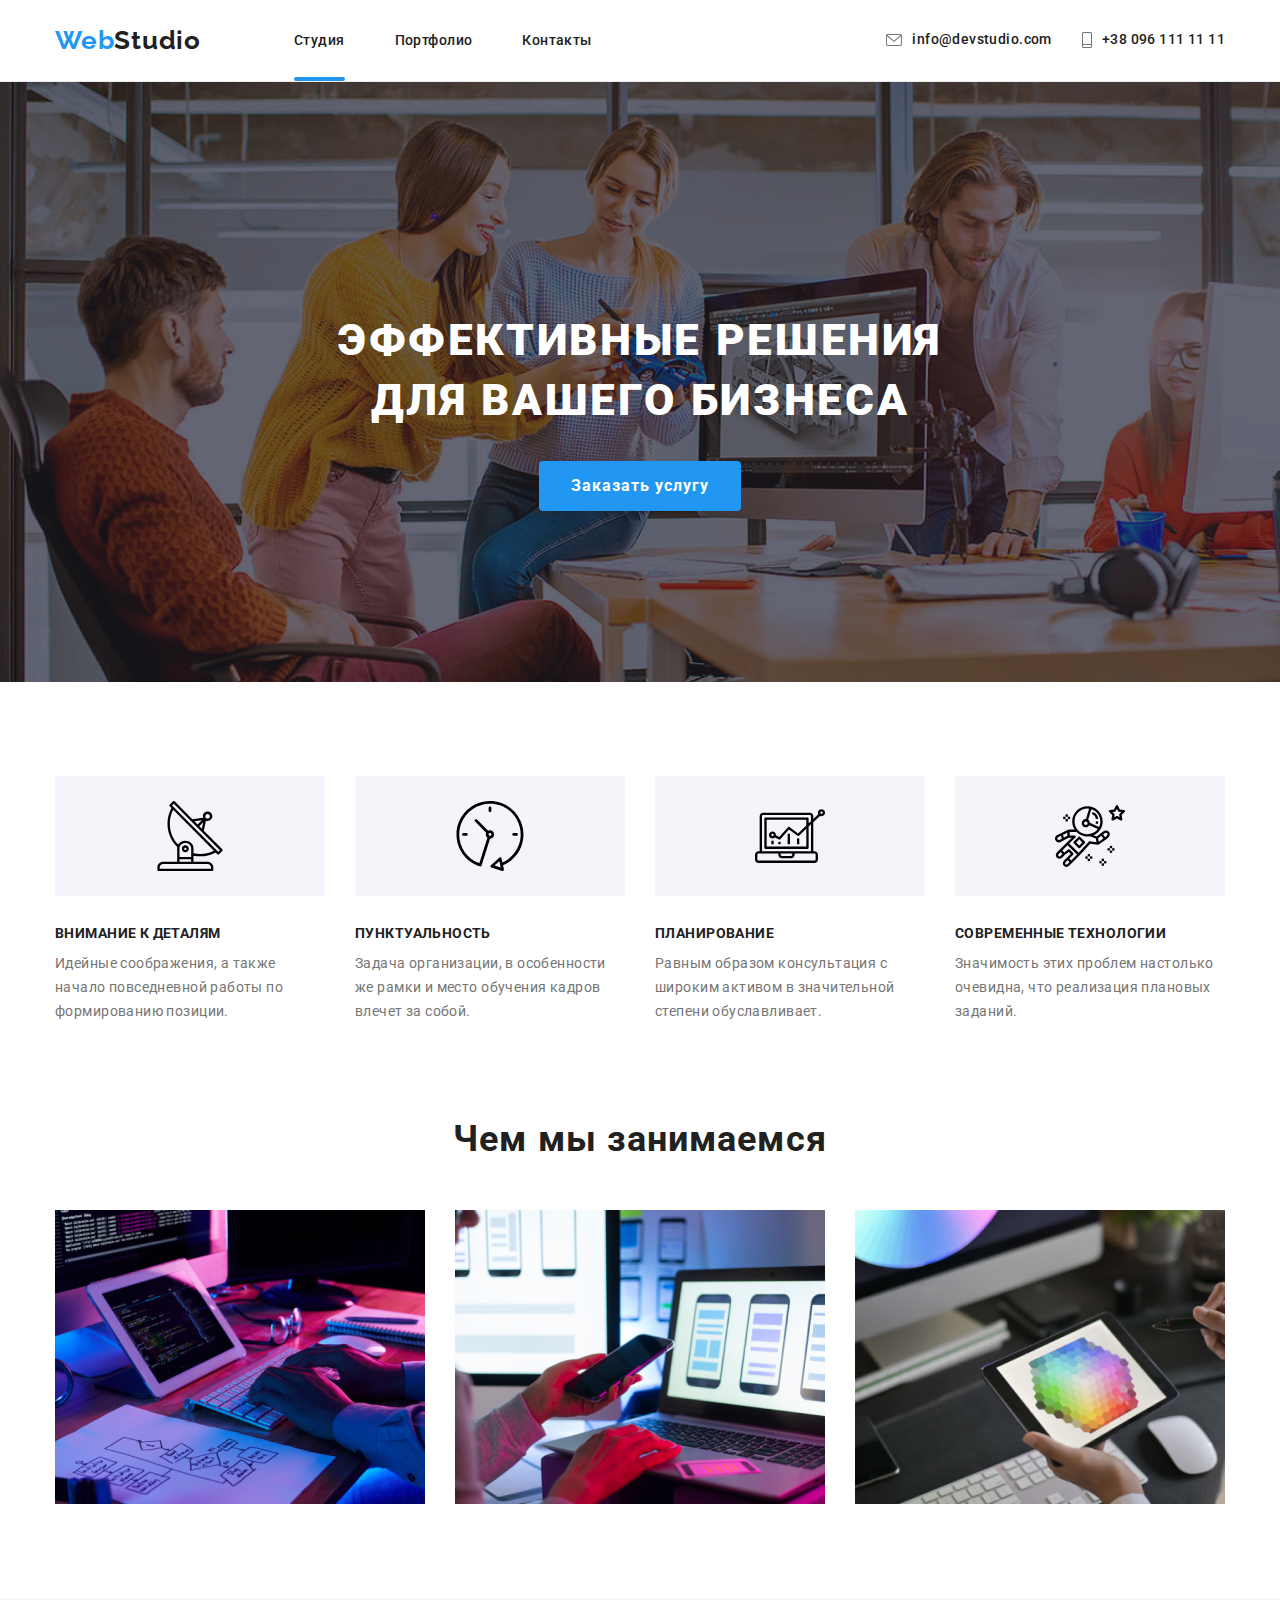
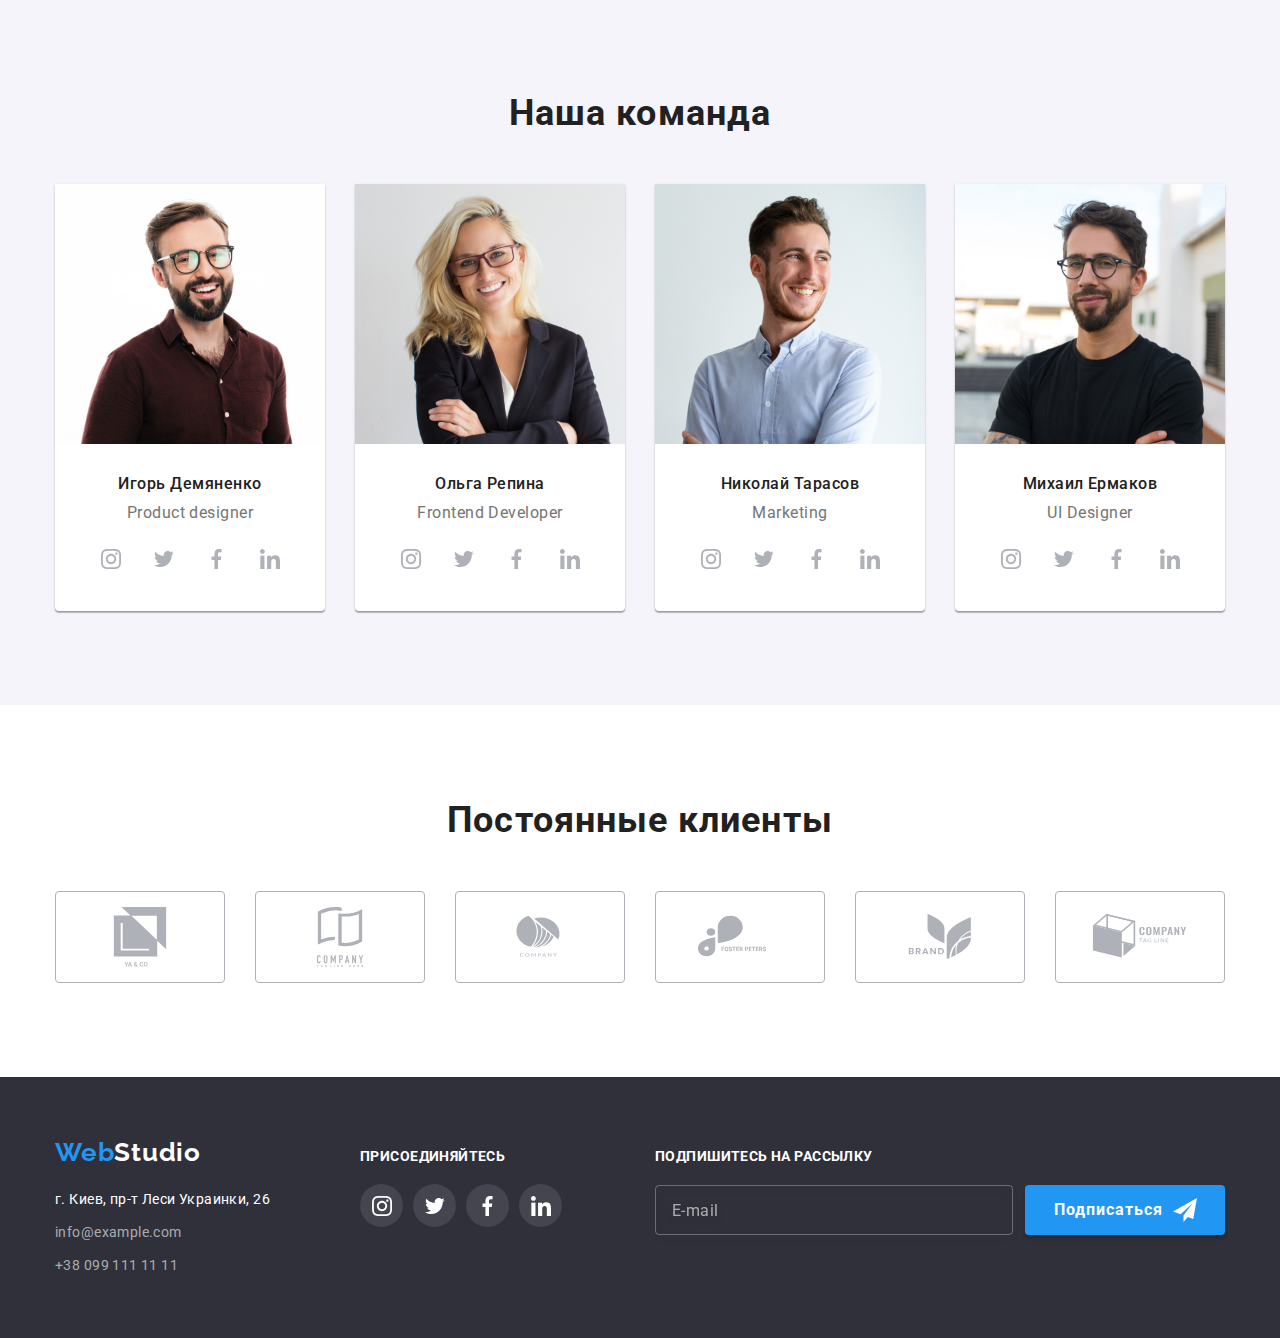
<file: index.html>
<!DOCTYPE html>
<html lang="ru">
  <head>
    <meta charset="UTF-8" />
    <meta http-equiv="X-UA-Compatible" content="IE=edge" />
    <meta name="viewport" content="width=device-width, initial-scale=1.0" />
    <title>Домашнее задание 05</title>
    <link rel="preconnect" href="https://fonts.googleapis.com" />
    <link rel="preconnect" href="https://fonts.gstatic.com" crossorigin />
    <link
      href="https://fonts.googleapis.com/css2?family=Raleway:wght@700&family=Roboto:wght@400;500;700;900&display=swap"
      rel="stylesheet"
    />
    <link rel="stylesheet" href="./css/normalize.css" />
    <link rel="stylesheet" href="./css/styles.css" />
  </head>
  <body>
    <header class="header">
      <div class="container">
        <nav class="navigation">
          <a class="logo" href=""
            >Web<span class="logo-accent">Studio</span></a
          >
          <ul class="menu-list">
            <li>
              <a class="menu-link link current" href="index.html">Студия</a>
            </li>
            <li>
              <a class="menu-link link" href="./portfolio.html">Портфолио</a>
            </li>
            <li>
              <a class="menu-link link" href="/">Контакты</a>
            </li>
          </ul>
        </nav>
        <ul class="navigation-info">
          <li>
            <a class="email link" href="mailto:info@devstudio.com">
              <svg class="navigation-info-icon" width="16px" height="12px">
                <use href="./images/sprite.svg#envelope"></use>
              </svg>
              info@devstudio.com
            </a>
          </li>
          <li>
            <a class="phone link" href="tel:+380961111111">
              <svg class="navigation-info-icon" width="10px" height="16px">
                <use href="./images/sprite.svg#phone"></use>
              </svg>
              +38 096 111 11 11
            </a>
          </li>
        </ul>
      </div>
    </header>
    <main>
      <section class="section section-black">
        <div class="container hero-container">
          <h1 class="main-title">ЭФФЕКТИВНЫЕ РЕШЕНИЯ ДЛЯ ВАШЕГО БИЗНЕСА</h1>
          <button class="main-btn" type="button" data-modal-open>
            Заказать услугу
          </button>
        </div>
      </section>
      <section class="section">
        <div class="container">
          <h2 class="section-title visually-hidden">Наши преимущества</h2>
          <ul class="feautures">
            <li class="feautures-item">
              <div class="feautures-block">
                <svg class="features-item-icon">
                  <use href="./images/sprite.svg#attention_to_details"></use>
                </svg>
              </div>
              <h3 class="subtitle">Внимание к деталям</h3>
              <p class="subsection-description">
                Идейные соображения, a также начало повседневной работы по
                формированию позиции.
              </p>
            </li>
            <li class="feautures-item">
              <div class="feautures-block">
                <svg class="features-item-icon">
                  <use href="./images/sprite.svg#punctuality"></use>
                </svg>
              </div>
              <h3 class="subtitle">Пунктуальность</h3>
              <p class="subsection-description">
                Задача организации, в особенности же рамки и место обучения
                кадров влечет за собой.
              </p>
            </li>
            <li class="feautures-item">
              <div class="feautures-block">
                <svg class="features-item-icon">
                  <use href="./images/sprite.svg#planning"></use>
                </svg>
              </div>
              <h3 class="subtitle">Планирование</h3>
              <p class="subsection-description">
                Равным образом консультация с широким активом в значительной
                степени обуславливает.
              </p>
            </li>
            <li class="feautures-item">
              <div class="feautures-block">
                <svg class="features-item-icon">
                  <use href="./images/sprite.svg#modern-technologies"></use>
                </svg>
              </div>
              <h3 class="subtitle">Современные технологии</h3>
              <p class="subsection-description">
                Значимость этих проблем настолько очевидна, что реализация
                плановых заданий.
              </p>
            </li>
          </ul>
        </div>
      </section>
      <section class="section work">
        <div class="container">
          <h2 class="section-title">Чем мы занимаемся</h2>
          <ul class="work-list">
            <li class="work-item">
              <img
                src="./images/web-design.jpg"
                alt="Женщина разрабатывает фотографии на компьютере"
              />
            </li>
            <li class="work-item">
              <img
                src="./images/web-development.jpg"
                alt="Мужчина, пишущий
                программу"
              />
            </li>
            <li class="work-item">
              <img
                src="./images/web-development-mobile.jpg"
                alt="Женщины смотрят на
                мобильный телефон"
              />
            </li>
          </ul>
        </div>
      </section>
      <section class="section section-about-us">
        <div class="container">
          <h2 class="section-title">Наша команда</h2>
          <ul class="about-block">
            <li class="about-block-link">
              <img
                src="./images/our-staff/igor-demyanenko.jpg"
                alt="Мужчина на фотографии"
              />
              <div class="about-block-inner">
                <h3 class="staff-name">Игорь Демяненко</h3>
                <p class="staff-description">Product designer</p>
                <ul class="social-list">
                  <li class="social-list-item">
                    <a href="" class="social-list-link">
                      <svg class="social-list-icon">
                        <use href="./images/sprite.svg#instagram"></use>
                      </svg>
                    </a>
                  </li>
                  <li class="social-list-item">
                    <a href="" class="social-list-link">
                      <svg class="social-list-icon">
                        <use href="./images/sprite.svg#twitter"></use>
                      </svg>
                    </a>
                  </li>
                  <li class="social-list-item">
                    <a href="" class="social-list-link">
                      <svg class="social-list-icon">
                        <use href="./images/sprite.svg#facebook"></use>
                      </svg>
                    </a>
                  </li>
                  <li class="social-list-item">
                    <a href="" class="social-list-link">
                      <svg class="social-list-icon">
                        <use href="./images/sprite.svg#linkedin"></use>
                      </svg>
                    </a>
                  </li>
                </ul>
              </div>
            </li>
            <li class="about-block-link">
              <img
                src="./images/our-staff/olga-repina.jpg"
                alt="Женщина на фотографии"
              />
              <div class="about-block-inner">
                <h3 class="staff-name">Ольга Репина</h3>
                <p class="staff-description">Frontend Developer</p>
                <ul class="social-list">
                  <li class="social-list-item">
                    <a href="" class="social-list-link">
                      <svg class="social-list-icon">
                        <use href="./images/sprite.svg#instagram"></use>
                      </svg>
                    </a>
                  </li>
                  <li class="social-list-item">
                    <a href="" class="social-list-link">
                      <svg class="social-list-icon">
                        <use href="./images/sprite.svg#twitter"></use>
                      </svg>
                    </a>
                  </li>
                  <li class="social-list-item">
                    <a href="" class="social-list-link">
                      <svg class="social-list-icon">
                        <use href="./images/sprite.svg#facebook"></use>
                      </svg>
                    </a>
                  </li>
                  <li class="social-list-item">
                    <a href="" class="social-list-link">
                      <svg class="social-list-icon">
                        <use href="./images/sprite.svg#linkedin"></use>
                      </svg>
                    </a>
                  </li>
                </ul>
              </div>
            </li>
            <li class="about-block-link">
              <img
                src="./images/our-staff/nikolay-tarasov.jpg"
                alt="Мужчина на фотографии"
              />
              <div class="about-block-inner">
                <h3 class="staff-name">Николай Тарасов</h3>
                <p class="staff-description">Marketing</p>
                <ul class="social-list">
                  <li class="social-list-item">
                    <a href="" class="social-list-link">
                      <svg class="social-list-icon">
                        <use href="./images/sprite.svg#instagram"></use>
                      </svg>
                    </a>
                  </li>
                  <li class="social-list-item">
                    <a href="" class="social-list-link">
                      <svg class="social-list-icon">
                        <use href="./images/sprite.svg#twitter"></use>
                      </svg>
                    </a>
                  </li>
                  <li class="social-list-item">
                    <a href="" class="social-list-link">
                      <svg class="social-list-icon">
                        <use href="./images/sprite.svg#facebook"></use>
                      </svg>
                    </a>
                  </li>
                  <li class="social-list-item">
                    <a href="" class="social-list-link">
                      <svg class="social-list-icon">
                        <use href="./images/sprite.svg#linkedin"></use>
                      </svg>
                    </a>
                  </li>
                </ul>
              </div>
            </li>
            <li class="about-block-link">
              <img
                src="./images/our-staff/mikhail-yermakov.jpg"
                alt="Мужчина на фотографии"
              />
              <div class="about-block-inner">
                <h3 class="staff-name">Михаил Ермаков</h3>
                <p class="staff-description">UI Designer</p>
                <ul class="social-list">
                  <li class="social-list-item">
                    <a href="" class="social-list-link">
                      <svg class="social-list-icon">
                        <use href="./images/sprite.svg#instagram"></use>
                      </svg>
                    </a>
                  </li>
                  <li class="social-list-item">
                    <a href="" class="social-list-link">
                      <svg class="social-list-icon">
                        <use href="./images/sprite.svg#twitter"></use>
                      </svg>
                    </a>
                  </li>
                  <li class="social-list-item">
                    <a href="" class="social-list-link">
                      <svg class="social-list-icon">
                        <use href="./images/sprite.svg#facebook"></use>
                      </svg>
                    </a>
                  </li>
                  <li class="social-list-item">
                    <a href="" class="social-list-link">
                      <svg class="social-list-icon">
                        <use href="./images/sprite.svg#linkedin"></use>
                      </svg>
                    </a>
                  </li>
                </ul>
              </div>
            </li>
          </ul>
        </div>
      </section>
      <section class="section">
        <div class="container clients-container">
        <h2 class="section-title">Постоянные клиенты</h2>
          <ul class="client-list">
            <li class="client-list-item">
              <a href="" class="client-list-link">
                <svg class="client-list-icon">
                  <use href="./images/sprite.svg#client-ya-and-co"></use>
                </svg>
              </a>
            </li>
            <li class="client-list-item">
              <a href="" class="client-list-link">
                <svg class="client-list-icon">
                  <use
                    href="./images/sprite.svg#client-company-tagline-here"
                  ></use>
                </svg>
              </a>
            </li>
            <li class="client-list-item">
              <a href="" class="client-list-link">
                <svg class="client-list-icon">
                  <use href="./images/sprite.svg#client-company"></use>
                </svg>
              </a>
            </li>
            <li class="client-list-item">
              <a href="" class="client-list-link">
                <svg class="client-list-icon">
                  <use href="./images/sprite.svg#client-foster-peters"></use>
                </svg>
              </a>
            </li>
            <li class="client-list-item">
              <a href="" class="client-list-link">
                <svg class="client-list-icon">
                  <use href="./images/sprite.svg#client-brand"></use>
                </svg>
              </a>
            </li>
            <li class="client-list-item">
              <a href="" class="client-list-link">
                <svg class="client-list-icon">
                  <use href="./images/sprite.svg#client-company-tag-line"></use>
                </svg>
              </a>
            </li>
          </ul>
        </div>
      </section>
    </main>
    <!--Contact information-->
      <footer class="footer">
      <div class="container">
        <div class="footer-address">
        <a class="logo footer-logo" href=""
                    >Web<span class="logo-accent-footer">Studio</span></a
                  >
                  <address>
                    <ul class="footer-address">
                      <li class="footer-link">
                        <a
                          class="link"
                          href="https://goo.gl/maps/PxFiQBeU8eKm31QJ8"
                        >
                          г. Киев, пр-т Леси Украинки, 26
                        </a>
                      </li>
                      <li class="footer-link">
                        <a class="footer-email" href="mailto:info@example.com"
                          >info@example.com</a
                        >
                      </li>
                      <li class="footer-link">
                        <a class="footer-phone" href="tel:+380991111111"
                          >+38 099 111 11 11</a
                        >
                      </li>
                    </ul>
                  </address>
                  </div>
                  <div class="join">
                    <p class="footer-join">ПРИСОЕДИНЯЙТЕСЬ</p>
                    <ul class="join-list">
                      <li class="join-list-item">
                        <a href="" class="join-list-link">
                          <svg class="join-list-icon">
                            <use href="./images/sprite.svg#instagram"></use>
                          </svg>
                        </a>
                      </li>
                      <li class="join-list-item">
                        <a href="" class="join-list-link">
                          <svg class="join-list-icon">
                            <use href="./images/sprite.svg#twitter"></use>
                          </svg>
                        </a>
                      </li>
                      <li class="join-list-item">
                        <a href="" class="join-list-link">
                          <svg class="join-list-icon">
                            <use href="./images/sprite.svg#facebook"></use>
                          </svg>
                        </a>
                      </li>
                      <li class="join-list-item">
                        <a href="" class="join-list-link">
                          <svg class="join-list-icon">
                            <use href="./images/sprite.svg#linkedin"></use>
                          </svg>
                        </a>
                      </li>
                    </ul>
                  </div>
          <div class="footer-mail-container">
          <p class="footer-mail-form-suptitle">ПОДПИШИТЕСЬ НА РАССЫЛКУ</p>
              <form class="footer-mail-form">
                    <input
                      class="footer-mail-form-input"
                      placeholder="E-mail"
                      type="email"
                      required
                      name="user_email"
                      pattern="[a-z0-9._%+-]+@[a-z0-9.-]+\.[a-z]{2,}$"
                      title="xxx@xxx.xxx"
                    />
                <button type="submit" class="footer-mail-form-btn">Подписаться
                  <svg class="footer-mail-form-icon">
                    <use href="./images/sprite.svg#icon-send"></use>
                  </svg>
                </button>
              </form>
          </div>

</div>
    </footer>
    <div class="backdrop is-hidden" data-modal>
      <div class="modal">
        <button type="button" class="modal-close-btn" data-modal-close>
          <svg class="modal-close-btn-icon" width="18" height="18">
            <use href="./images/sprite.svg#close-icon"></use>
          </svg>
        </button>
        <form class="contact-form">
          <p class="contact-form-headline">Оставьте свои данные, мы вам перезвоним</p>
          <label class="contact-form-field">
            <span class="contact-form-field-key">Имя*</span>
            <span class="contact-form-input-wrapper">
              <input
                class="contact-form-input"
                type="text"
                required
                name="user_name"
                pattern="[a-zA-Z]*"
                title="Lukas"
              />
              <svg class="contact-form-icon" width="18px" height="18px">
                <use href="./images/sprite.svg#person-black-form"></use>
              </svg>
            </span>
          </label>
          <label class="contact-form-field">
            <span class="contact-form-field-key">Телефон*</span>
            <span class="contact-form-input-wrapper">
              <input
                class="contact-form-input"
                type="tel"
                required
                name="user_phone_number"
                pattern="[0-9]{3}-[0-9]{3}-[0-9]{2}-[0-9]{2}"
                title="xxx-xxx-xx-xx"
              />
              <svg class="contact-form-icon"  width="18px" height="18px">
                <use href="./images/sprite.svg#phone-black-form"></use>
              </svg>
            </span>
          </label>
          <label class="contact-form-field">
            <span class="contact-form-field-key">Почта*</span>
            <span class="contact-form-input-wrapper">
              <input
                class="contact-form-input"
                type="email"
                required
                name="user_email"
                pattern="[a-z0-9._%+-]+@[a-z0-9.-]+\.[a-z]{2,}$"
                title="xxx@xxx.xxx"
              />
              <svg class="contact-form-icon"  width="18px" height="18px">
                <use href="./images/sprite.svg#envelope-form"></use>
              </svg>
            </span>
          </label>
          <label class="contact-form-field contact-form-field-last">
            <div class="contact-form-field-key">Комментарий</div>
            <textarea
              class="contact-form-message"
              placeholder="Ваше сообщение"
              name="user_message"
            ></textarea>
          </label>
          <input
            type="checkbox"
            class="contact-form-checkbox visually-hidden"
            id="checkbox-policy"
            name="user_policy"/>
          <label for="checkbox-policy" class="contact-form-checkbox-label"
            >Соглашаюсь с рассылкой и принимаю&nbsp;<a href="" class="contract-conditions">Условия договора</a></label>
          <button type="submit" class="contact-form-btn">Отправить</button>
        </form>
      </div>
    </div>
    <script src="./js/modal.js"></script>
  </body>
</html>
</file>
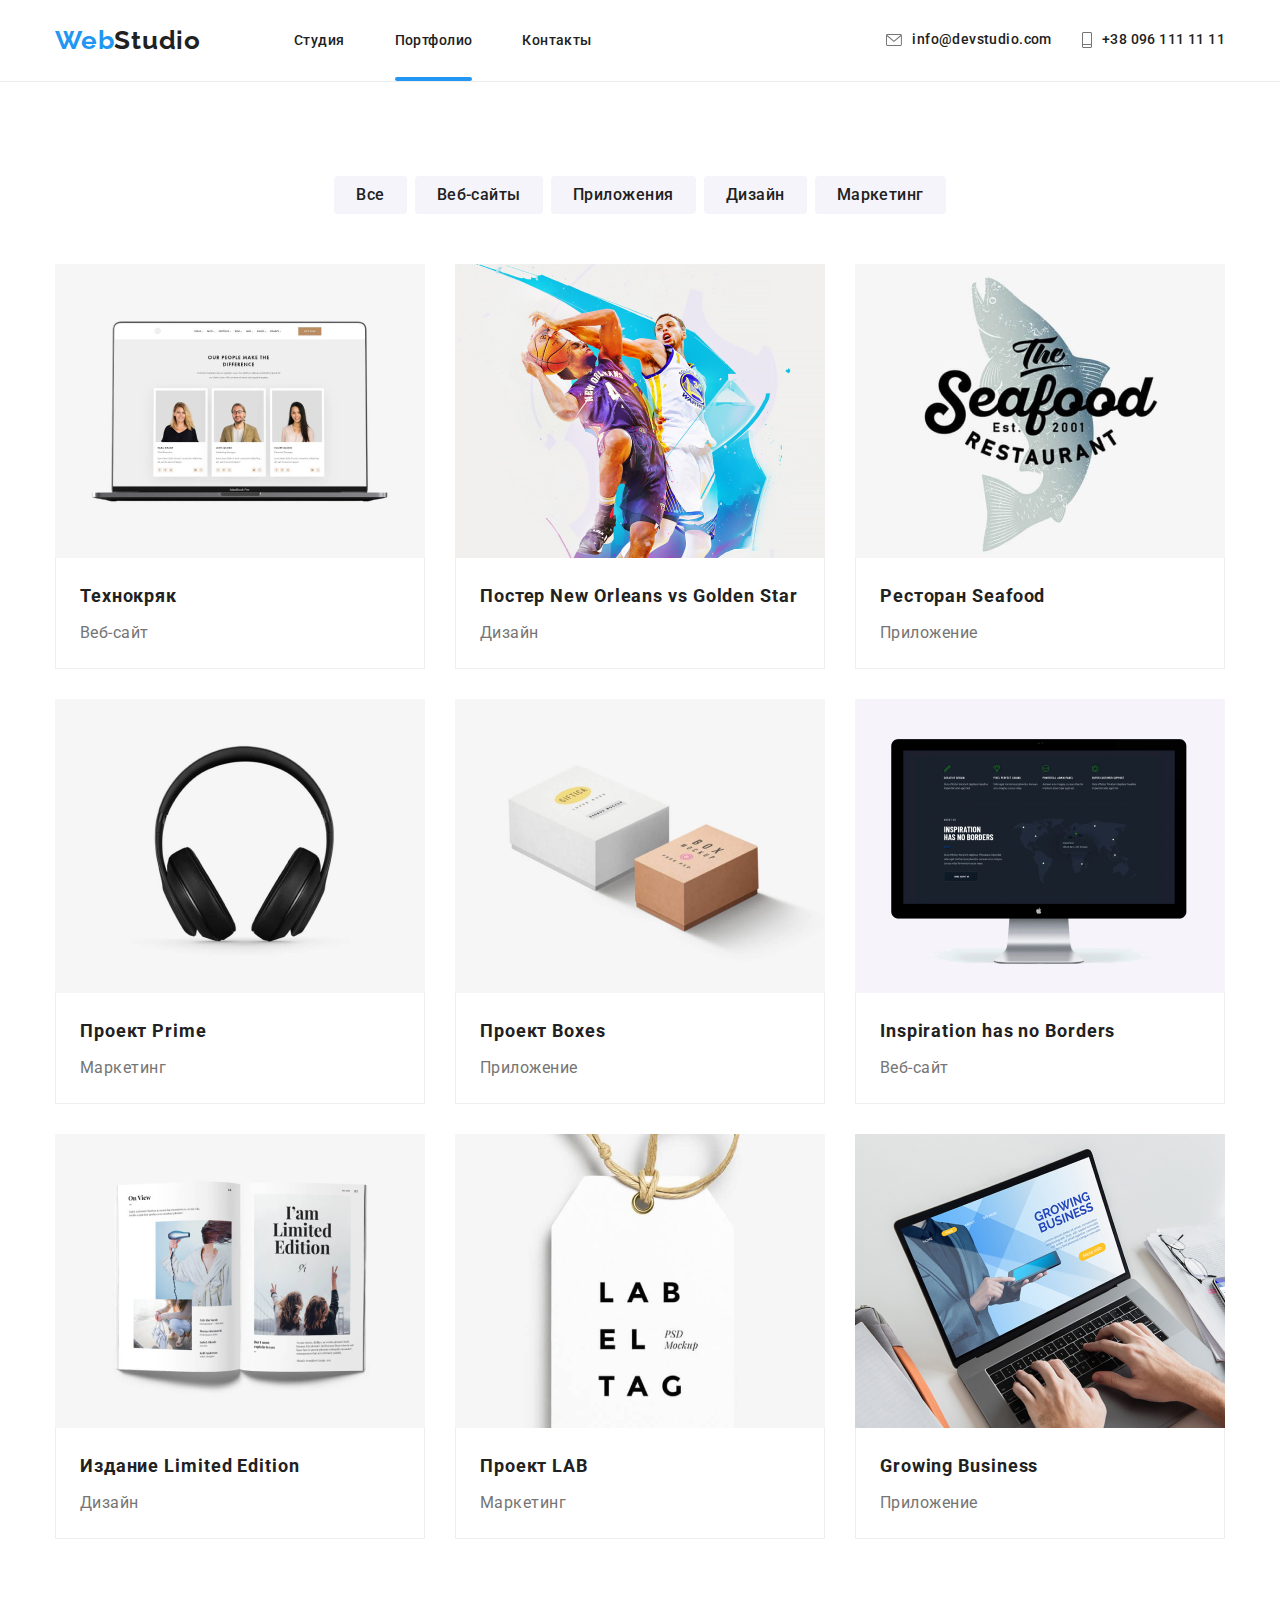
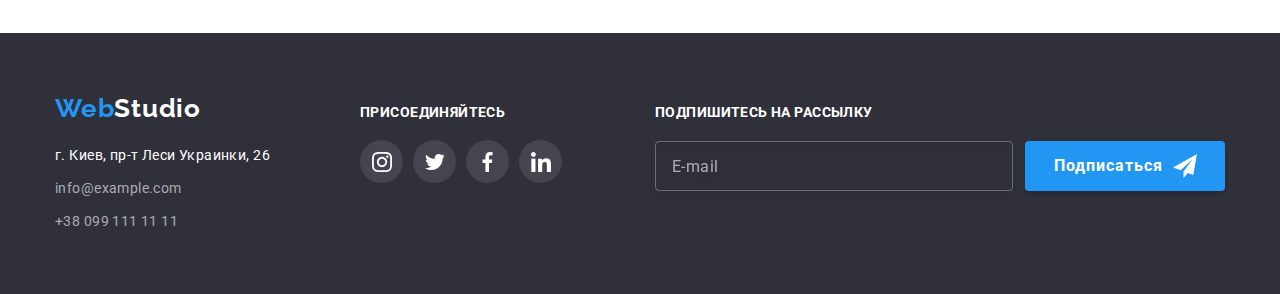
<file: portfolio.html>
<!DOCTYPE html>
<html lang="ru">
<head>
    <meta charset="UTF-8"/>
    <meta http-equiv="X-UA-Compatible" content="IE=edge"/>
    <meta name="viewport" content="width=device-width, initial-scale=1.0"/>
    <title>Домашнее задание 05</title>
    <link rel="preconnect" href="https://fonts.googleapis.com"/>
    <link rel="preconnect" href="https://fonts.gstatic.com" crossorigin/>
    <link
            href="https://fonts.googleapis.com/css2?family=Raleway:wght@700&family=Roboto:wght@400;500;700;900&display=swap"
            rel="stylesheet"
    />
	<link rel="stylesheet" href="./css/normalize.css" />
    <link rel="stylesheet" href="./css/styles.css"/>
</head>
<body>
<!--  HEADER  -->
  <header class="header">
      <div class="container">
        <nav class="navigation">
          <a class="logo" href=""
            >Web<span class="logo-accent">Studio</span></a
          >
          <ul class="menu-list">
            <li>
              <a class="menu-link link" href="index.html">Студия</a>
            </li>
            <li>
              <a class="menu-link link current" href="./portfolio.html">Портфолио</a>
            </li>
            <li>
              <a class="menu-link link" href="/">Контакты</a>
            </li>
          </ul>
        </nav>
        <ul class="navigation-info">
          <li>
            <a class="email link" href="mailto:info@devstudio.com">
              <svg class="navigation-info-icon" width="16px" height="12px">
                <use href="./images/sprite.svg#envelope"></use>
              </svg>
              info@devstudio.com
            </a>
          </li>
          <li>
            <a class="phone link" href="tel:+380961111111">
              <svg class="navigation-info-icon" width="10px" height="16px">
                <use href="./images/sprite.svg#phone"></use>
              </svg>
              +38 096 111 11 11
            </a>
          </li>
        </ul>
      </div>
    </header>
<main>
    <!--  HERO  -->

    <section class="section portfolio-button-section">
        <div class="container">
            <ul class="filter">
                <li class="filter-item">
                    <button class="portfolio-btn" type="button">Все</button>
                  </li>
                <li class="filter-item">
                    <button class="portfolio-btn" type="button">Веб-сайты</button>
                </li>
                <li class="filter-item">
                    <button class="portfolio-btn" type="button">Приложения</button>
                </li>
                <li class="filter-item">
                    <button class="portfolio-btn" type="button">Дизайн</button>
                </li>
                <li class="filter-item">
                    <button class="portfolio-btn" type="button">Маркетинг</button>
                </li>
            </ul>
            <ul class="filter-block">
                <li class="filter-block-item">
                  <a href="" class="filter-block-link-wrapper">
                  <div class="filter-block-img-wrapper">
                    <img src="./portfolio/our-people-make-difference.jpg"
                            alt="Работники на картине" />
                            <p class="filter-block-overlay"> Ресурс предполагает комплексные предложения с разным уровнем функционала и сервисов. Все это позволит посетителю получить исчерпывающие сведения о компании или частном лице.  </p>
                    </div>
                            <div class="filter-block-inner">
                        <h2 class="pic-subtitle">Технокряк</h2>
                        <p class="pic-subtitle-describtion">Веб-сайт</p>
                    </div>
                  </a>
                </li>
                <li class="filter-block-item">
                    <a href="" class="filter-block-link-wrapper">
                  <div class="filter-block-img-wrapper">
                    <img
                            src="./portfolio/basketball.jpg"
                            alt="Мужчины, играющие в
            баскетбол"
                    />
                    <p class="filter-block-overlay"> Ресурс предполагает комплексные предложения с разным уровнем функционала и сервисов. Все это позволит посетителю получить исчерпывающие сведения о компании или частном лице.  </p>
        
                      </div>
<div class="filter-block-inner">
                        <h2 class="pic-subtitle">Постер New Orleans vs Golden Star</h2>
                        <p class="pic-subtitle-describtion">Дизайн</p>
                    </div>
                    </a>
                </li>
                <li class="filter-block-item">
                    <a href="" class="filter-block-link-wrapper">
                  <div class="filter-block-img-wrapper">
                    <img src="./portfolio/seafood.jpg" alt="Логотип ресторана"/>
                    <p class="filter-block-overlay"> Ресурс предполагает комплексные предложения с разным уровнем функционала и сервисов. Все это позволит посетителю получить исчерпывающие сведения о компании или частном лице.  </p>
                    </div>
                            <div class="filter-block-inner">
                        <h2 class="pic-subtitle">Ресторан Seafood</h2>
                        <p class="pic-subtitle-describtion">Приложение</p>
                    </div>
                    </a>
                </li>
                <li class="filter-block-item">
                    <a href="" class="filter-block-link-wrapper">
                  <div class="filter-block-img-wrapper">
                    <img src="./portfolio/headphones.jpg" alt="Наушники"/>
                                                <p class="filter-block-overlay"> Ресурс предполагает комплексные предложения с разным уровнем функционала и сервисов. Все это позволит посетителю получить исчерпывающие сведения о компании или частном лице.  </p>
                    </div>
                            <div class="filter-block-inner">
                        <h2 class="pic-subtitle">Проект Prime</h2>
                        <p class="pic-subtitle-describtion">Маркетинг</p>
                    </div>
                    </a>
                </li>
                <li class="filter-block-item">
                    <a href="" class="filter-block-link-wrapper">
                  <div class="filter-block-img-wrapper">
                    <img
                            src="./portfolio/project-boxes.jpg"
                            alt="Коробки на картинке"
                    />
                    <p class="filter-block-overlay"> Ресурс предполагает комплексные предложения с разным уровнем функционала и сервисов. Все это позволит посетителю получить исчерпывающие сведения о компании или частном лице.  </p>
                    </div>
                            <div class="filter-block-inner">
                        <h2 class="pic-subtitle">Проект Boxes</h2>
                        <p class="pic-subtitle-describtion">Приложение</p>
                    </div>
                    </a>
                </li>
                <li class="filter-block-item">
                    <a href="" class="filter-block-link-wrapper">
                  <div class="filter-block-img-wrapper">
                    <img src="./portfolio/monitor.jpg" alt="Монитор"/>
                    <p class="filter-block-overlay"> Ресурс предполагает комплексные предложения с разным уровнем функционала и сервисов. Все это позволит посетителю получить исчерпывающие сведения о компании или частном лице.  </p>
                    </div>
                            <div class="filter-block-inner">

                        <h2 class="pic-subtitle">Inspiration has no Borders</h2>
                        <p class="pic-subtitle-describtion">Веб-сайт</p>
                    </div>
                    </a>
                </li>
                <li class="filter-block-item">
                    <a href="" class="filter-block-link-wrapper">
                  <div class="filter-block-img-wrapper">
                    <img
                            src="./portfolio/limited-edition.jpg"
                            alt="Журнал на картинке"
                    />
                    <p class="filter-block-overlay"> Ресурс предполагает комплексные предложения с разным уровнем функционала и сервисов. Все это позволит посетителю получить исчерпывающие сведения о компании или частном лице.  </p>
                    </div>
                            <div class="filter-block-inner">
                        <h2 class="pic-subtitle">Издание Limited Edition</h2>
                        <p class="pic-subtitle-describtion">Дизайн</p>
                    </div>
                    </a>
                </li>
                <li class="filter-block-item">
                    <a href="" class="filter-block-link-wrapper">
                  <div class="filter-block-img-wrapper">
                    <img src="./portfolio/lab.jpg" alt="Логотип проекта Лаб"/>
                                                <p class="filter-block-overlay"> Ресурс предполагает комплексные предложения с разным уровнем функционала и сервисов. Все это позволит посетителю получить исчерпывающие сведения о компании или частном лице.  </p>
                    </div>
                            <div class="filter-block-inner">
                        <h2 class="pic-subtitle">Проект LAB</h2>
                        <p class="pic-subtitle-describtion">Маркетинг</p>
                    </div>
                    </a>
                </li>
                <li class="filter-block-item">
                    <a href="" class="filter-block-link-wrapper">
                  <div class="filter-block-img-wrapper">
                    <img
                            src="./portfolio/growing-business.jpg"
                            alt="Ноутбук на картинке"/>
                    <p class="filter-block-overlay"> Ресурс предполагает комплексные предложения с разным уровнем функционала и сервисов. Все это позволит посетителю получить исчерпывающие сведения о компании или частном лице.  </p>
                    </div>
                            <div class="filter-block-inner">
                          <h2 class="pic-subtitle">Growing Business</h2>
                        <p class="pic-subtitle-describtion">Приложение</p>
                    </div>
                    </a>
                </li>
            </ul>
        </div>
    </section>

</main>
<!--Contact information-->
<footer class="footer">
  <div class="container">
    <div class="footer-address">
    <a class="logo footer-logo" href=""
                >Web<span class="logo-accent-footer">Studio</span></a
              >
              <address>
                <ul class="footer-address">
                  <li class="footer-link">
                    <a
                      class="link"
                      href="https://goo.gl/maps/PxFiQBeU8eKm31QJ8"
                    >
                      г. Киев, пр-т Леси Украинки, 26
                    </a>
                  </li>
                  <li class="footer-link">
                    <a class="footer-email" href="mailto:info@example.com"
                      >info@example.com</a
                    >
                  </li>
                  <li class="footer-link">
                    <a class="footer-phone" href="tel:+380991111111"
                      >+38 099 111 11 11</a
                    >
                  </li>
                </ul>
              </address>
              </div>
              <div class="join">
                <p class="footer-join">ПРИСОЕДИНЯЙТЕСЬ</p>
                <ul class="join-list">
                  <li class="join-list-item">
                    <a href="" class="join-list-link">
                      <svg class="join-list-icon">
                        <use href="./images/sprite.svg#instagram"></use>
                      </svg>
                    </a>
                  </li>
                  <li class="join-list-item">
                    <a href="" class="join-list-link">
                      <svg class="join-list-icon">
                        <use href="./images/sprite.svg#twitter"></use>
                      </svg>
                    </a>
                  </li>
                  <li class="join-list-item">
                    <a href="" class="join-list-link">
                      <svg class="join-list-icon">
                        <use href="./images/sprite.svg#facebook"></use>
                      </svg>
                    </a>
                  </li>
                  <li class="join-list-item">
                    <a href="" class="join-list-link">
                      <svg class="join-list-icon">
                        <use href="./images/sprite.svg#linkedin"></use>
                      </svg>
                    </a>
                  </li>
                </ul>
              </div>
      <div class="footer-mail-container">
      <p class="footer-mail-form-suptitle">ПОДПИШИТЕСЬ НА РАССЫЛКУ</p>
          <form class="footer-mail-form">
                <input
                  class="footer-mail-form-input"
                  placeholder="E-mail"
                  type="email"
                  required
                  name="user_email"
                  pattern="[a-z0-9._%+-]+@[a-z0-9.-]+\.[a-z]{2,}$"
                  title="xxx@xxx.xxx"
                />
            <button type="submit" class="footer-mail-form-btn">Подписаться
              <svg class="footer-mail-form-icon">
                <use href="./images/sprite.svg#icon-send"></use>
              </svg>
            </button>
          </form>
      </div>

</div>
</footer>
  </body>
</html>
</file>
<file: css/styles.css>
:root {
  --accent-color: #2196f3;
  --black-color: #212121;
  --grey-color: #757575;
  --white-color: #ffffff;
  --footer-address-color: rgba(255, 255, 255, 0.6);
  --transition-timing-function: cubic-bezier(0.4, 0, 0.2, 1);
}

*,
::before,
::after {
  box-sizing: border-box;
  padding: 0;
  margin: 0;
}


body {
  margin: 0; /* 1 */
  padding: 0;
  font-family: system-ui, -apple-system,
    /* Firefox supports this but not yet `system-ui` */ "Segoe UI", Roboto,
    Helvetica, Arial, sans-serif, "Apple Color Emoji", "Segoe UI Emoji"; /* 2 */
    font-weight: 400;
}

.link {
  text-decoration: none;
}

ul,
link {
  list-style: none;
  padding: 0;
  margin: 0;
}

body {
  font-family: "Roboto", sans-serif;
}

ul {
  list-style-type: none;
}

img{
	max-width:100%;
	height:auto;
	display:block;
}

a{
	text-decoration:none;
}

/* COMPONENTS*/

.container {
  width: 1200px;
  margin: 0 auto;
  padding: 0 15px;
}

.section{
    padding: 94px 0;
}

/* HEADER */

.navigation-info-icon{
  fill: #757575;
  margin-right: 10px;
}

.email:hover .navigation-info-icon,
.email:focus .navigation-info-icon {
  fill: #2196F3;
}

.phone:hover .navigation-info-icon,
.phone:focus .navigation-info-icon {
  fill: #2196F3;
}

.header {
  border-bottom: 1px solid #ececec;
  padding: 25px 0;
}

.header .container {
  display: flex;
  justify-content: space-between;
  align-items: center;
}

.navigation {
  display: flex;
  align-items: center;
  column-gap: 93px;
}

.menu-list {
  display: flex;
  align-items: center;
  column-gap: 50px;
}

.navigation-info {
  display: flex;
  align-items: center;
  column-gap: 30px;
}

.logo {
  display: inline-block;
  font-family: "Raleway", sans-serif;
  font-style: normal;
  font-weight: 700;
  font-size: 26px;
  line-height: 1.19;
  letter-spacing: 0.03em;
  color: #2196f3;
}

.logo-accent {
  color: #212121;
}

.logo-accent-footer {
  color: var(--white-color);
}

.menu-link {
  font-weight: 500;
  font-size: 14px;
  line-height: 1.14;
  letter-spacing: 0.02em;
  color: var(--black-color);
  transition: color 250ms var(--transition-timing-function);
  position:relative;
}



.menu-link.current::after, .menu-link::after{
	content:'';
	position:absolute;
	left:0;
  bottom: -33px;
	display:block;
  border-radius: 2px;
  width: 100%;
  height: 4px;
  transition: background-color 250ms var(--transition-timing-function);
  background-color: #2196F3;
}

.menu-link::after{
  background-color: transparent;
}

.menu-link:hover::after{
  background-color: #2196F3;
}

.menu-link:hover,
.menu-link:focus {
  color: #2196F3;
}

.email {
  font-weight: 500;
  font-size: 14px;
  line-height: 1.14;
  letter-spacing: 0.02em;
  display: inline-flex;
  align-items: center;
  color: var(--grey-color);
}

.email:hover,
.email:focus {
  color: var(--accent-color);
  transition: color 250ms var(--transition-timing-function);
}

.phone {
  font-weight: 500;
  font-size: 14px;
  line-height: 1.14;
  letter-spacing: 0.02em;
  color: var(--grey-color);
  display: inline-flex;
  align-items: center;
}

.phone:hover,
.phone:focus {
  color: var(--accent-color);
}

address {
  font-style: normal;
}

.section-black {
  background-color: #2f303a;
  padding: 200px 0;
  height: 600px;
  background-image: linear-gradient(rgba(47, 48, 58, 0.4), rgba(47, 48, 58, 0.4)), url(../images/hero-img.jpg);
  background-size:cover;
  margin: auto;
}

.section-black .container{
  display: flex;
  flex-direction: column;
  align-items: center;
  text-align: center;
  position: relative;
}

.features-item-icon{
  width: 70px;
  height: 70px;
}
.feautures-block{
  display: flex;
  align-items: center;
  justify-content: center;
  padding: 25px 0;
  background-color: #F5F4FA;
  margin-bottom: 30px;
}


/*FOOTER*/
.footer-mail-form-suptitle {
  font-weight: 700;
  font-size: 14px;
  line-height: 114%;
  letter-spacing: 0.03em;
  text-transform: uppercase;
  color: #FFFFFF;
  margin-bottom: 20px;
}

.footer-mail-form-field-key {
  font-weight: 400;
font-size: 16px;
line-height: 125%;
display: flex;
align-items: center;
letter-spacing: 0.03em;
color: rgba(255, 255, 255, 0.6);
}

.footer-mail-form-btn{
  display: inline-flex;
  align-items: center;
  width: 200px;
  font-weight: 700;
  font-size: 16px;
  line-height: 1.88;
  letter-spacing: 0.06em;
  color: var(--white-color);
  background-color: var(--accent-color);
  padding: 10px 13px 10px 29px;
  border:none;
  box-shadow: 0px 4px 4px rgba(0, 0, 0, 0.15);
  border-radius: 4px;
  cursor: pointer;
}

.footer-mail-form-field-key{
font-size: 16px;
line-height: 125%;
letter-spacing: 0.03em;
}

/* /COMPONENTS */

/* INDEX MAIN*/

.hero-container .container{
  display: flex;
}

.main-title {
  font-weight: 900;
  font-size: 44px;
  line-height: 1.36;
  letter-spacing: 0.06em;
  text-transform: uppercase;
  color: var(--white-color);
  max-width: 696px;
  max-width: 696px;
}

.main-btn {
  font-weight: 700;
  font-size: 16px;
  line-height: 1.88;
  letter-spacing: 0.06em;
  color: var(--white-color);
  background-color: var(--accent-color);
  padding: 10px 32px;
  cursor: pointer;
  border:none;
  border-radius: 4px;
}

.subtitle {
  font-weight: 700;
  font-size: 14px;
  line-height: 1.14;
  letter-spacing: 0.03em;
  text-transform: uppercase;
  margin-bottom: 10px;
  color: var(--black-color);
}

.hidden{
	position: absolute;
    width: 1px;
    height: 1px;
    margin: -1px;
    border: 0;
    padding: 0;
    clip: rect(0 0 0 0);
    overflow: hidden;
}

.subsection-description {
  font-size: 14px;
  line-height: 1.71;
  letter-spacing: 0.03em;
  color: var(--grey-color);
}

.section-title {
  font-weight: 700;
  font-size: 36px;
  line-height: 1.17;
  letter-spacing: 0.03em;
  color: var(--black-color);
  text-align: center;
  margin-bottom: 50px;
}

.staff-name {
  font-weight: 500;
  font-size: 16px;
  line-height: 1.19;
  letter-spacing: 0.03em;
  margin-bottom: 10px;
  color: var(--black-color);
}

.staff-description {
  font-size: 16px;
  line-height: 1.19;
  letter-spacing: 0.03em;
  color: var(--grey-color);
  margin-bottom: 16px;
}

.join-list {
    display: flex;
    justify-content: center;
    gap: 10px;
    flex-wrap: wrap;
}

.join-list-link{
  display: inline-flex;
  border-radius: 50%;
  width: 43px;
  height: 43px;
  align-items: center;
  justify-content: center;
}

.social-list-link{
  display: inline-flex;
  border-radius: 50%;
  width: 43px;
  height: 43px;
  align-items: center;
  justify-content: center;
  transition: background-color 250ms var(--transition-timing-function);
}

.social-list-link:hover,
.social-list-link:focus {
	background-color: #2196F3;
}


.social-list-icon{
  fill: #AFB1B8;
  transition: fill 250ms var(--transition-timing-function);

}
.social-list-link:hover .social-list-icon,
.social-list-link:focus .social-list-icon {
	fill: #fff;
}

/* PORTFOLIO-HERO */
.portfolio-btn {
  font-weight: 500;
  font-size: 16px;
  line-height: 1.63;
  letter-spacing: 0.03em;
  color: var(--black-color);
  cursor: pointer;
  border:none;
  padding: 6px 22px;
  background-color: #F5F4FA;
  border-radius: 4px;
  transition: color 250ms  var(--transition-timing-function), background-color 250ms  var(--transition-timing-function), box-shadow 250ms  var(--transition-timing-function);
}

.portfolio-btn:hover,
.portfolio-btn:focus {
  color: var(--white-color);
  background-color: var(--accent-color);
  box-shadow: 0px 3px 1px rgba(0, 0, 0, 0.1), 0px 1px 2px rgba(0, 0, 0, 0.08), 0px 2px 2px rgba(0, 0, 0, 0.12);
}

.pic-subtitle {
  font-weight: 700;
  font-size: 18px;
  line-height: 2;
  letter-spacing: 0.05em;
  color: var(--black-color);
  margin-bottom:4px;
}

.pic-subtitle-describtion {
  font-size: 16px;
  line-height: 1.88;
  letter-spacing: 0.03em;
  color: var(--grey-color);
}


.feautures {
  display: flex;
  gap: 30px;
  justify-content: space-between;
  flex-wrap: wrap;
}

.feautures-item {
  flex-basis: 270px;
}

.work-list {
  display: flex;
  justify-content: space-between;
  gap: 30px;
  flex-wrap: wrap;
}

.work-item {
  flex-basis: 370px;
  width: 294px;
}

.work {
  padding-top: 0;
}

.section-about-us {
  background-color: #f5f4fa;
}

.about-block {
  display: flex;
  justify-content: space-between;
  flex-wrap: wrap;
  gap: 30px;
}

.about-block-link {
  background-color: #fff;
  flex-basis: 270px;
  box-shadow: 0px 1px 3px rgba(0, 0, 0, 0.12), 0px 1px 1px rgba(0, 0, 0, 0.14), 0px 2px 1px rgba(0, 0, 0, 0.2);
  border-radius: 0px 0px 4px 4px
}

.about-block-inner{
  text-align:center;
  padding: 30px 0;
}

.filter {
  display: flex;
  justify-content: center;
  background-color: #fff;
  gap: 8px;
  margin-bottom: 50px;
}


.filter-block {
  display: flex;
  justify-content: space-between;
  flex-wrap: wrap;
  gap: 30px;
}

.filter-block-item{
  flex-basis: 370px;
}

.portfolio-pics .container .filter-block-inner{
  padding: 20px 21px;
  border: 1px solid #eee;
  border-top:none;
}


.portfolio-pics{
  padding-bottom: 94px;
}

.filter-block-inner{
	padding: 20px 24px;
	border: 1px solid #EEEEEE;
	border-top:none;
}

.social-list-icon{
  width: 20px;
  height: 20px;
}

.social-list{
  display: flex;
justify-content: center;
}

.client-list{
  display: flex;
  justify-content: center;
  gap: 30px;
  flex-wrap: wrap;
}

.client-list-item{
  height: 92px;
  width: 170px;
}

.client-list-link:hover, .client-list-link:focus{
border-color: #2196F3;
}

.client-list-icon{
  width: 106px;
  height: 60px;
  fill: #AFB1B8;
  transition: fill 250ms  var(--transition-timing-function);
}

.client-list-link {
  width: 100%;
  height: 100%;
  display: flex;
  align-items: center;
  justify-content: center;
  border-radius: 4px;
  border: 1px solid #AFB1B8; 
  transition: border 250ms var(--transition-timing-function);
}

.client-list-link:hover .client-list-icon, .client-list-link:focus .client-list-icon {
  fill: var(--accent-color);
}

.social-list-item:not(:last-child){
  margin-right: 10px;
}

/* FOOTER */

.footer {
  background-color: #2f303a;
  padding: 60px 0;
}

.footer-logo{
	margin-bottom:20px;
}

.link {
  font-size: 14px;
  line-height: 1.71;
  letter-spacing: 0.03em;
  color: var(--black-color);
}
.footer-link .link{
  color: var(--white-color);
}
.footer-email,
.footer-phone {
  font-size: 14px;
  line-height: 1.71;
  letter-spacing: 0.03em;
  color: var(--footer-address-color);
}
	
.footer-link:not(:last-child){
	margin-bottom:9px;
}

.footer-join{
  color: var(--white-color);
  font-weight: 700;
  font-size: 14px;
  line-height: 16px;
  letter-spacing: 0.03em;
  text-transform: uppercase;
  color: #FFFFFF;
}

.footer-address{
  display: block;
  flex-grow: 1;
}

.join{
  margin-right: 93px;
}

.join-list-icon{
  fill:#FFFFFF;
}

.join-list-icon{
  width: 20px;
  height: 20px;
}


.join-list-link{
  display: inline-flex;
  border-radius: 50%;
  width: 43px;
  height: 43px;
  align-items: center;
  justify-content: center;
  background-color: rgba(255, 255, 255, 0.1);
  transition:  background-color  250ms var(--transition-timing-function);
}

.join-list-link:hover,
.join-list-link:focus{
  background-color: #2196f3;
}

.footer-join{
  margin-bottom: 20px;
}

.footer .container{
  display: flex;
  align-items: baseline;
}

.filter-block-img-wrapper{
  position: relative;
  overflow: hidden;
}

.filter-block-overlay {
position: absolute;
top: 0;
left: 0;
background-color: rgba(33, 150, 243, 0.9);
width: 100%;
height: 100%;
font-size: 18px;
line-height: 156%;
letter-spacing: 0.03em;
color: #FFFFFF;
padding: 63px 24px;
overflow: auto;
transform: translateY(100%);
transition: transform 250ms ease-out;
}

.filter-block-link-wrapper:hover .filter-block-overlay,
.filter-block-link-wrapper:focus .filter-block-overlay {
transform: translateY(0%);
}
.filter-block-link-wrapper:hover, .filter-block-link-wrapper:focus{
  box-shadow: 0px 1px 1px rgba(0, 0, 0, 0.12), 0px 4px 4px rgba(0, 0, 0, 0.06), 1px 4px 6px rgba(0, 0, 0, 0.16);
}

.filter-block-link-wrapper{
  display: block;
  transition: box-shadow 250ms var(--transition-timing-function);
}

/*======= BACKDROP ===========*/
.backdrop {
  position:fixed;
  top: 0;
  left: 0;
  width: 100%;
  height: 100%;
  background-color: rgba(0, 0, 0, 0.5);
  transition: opacity 250ms var(--transition-timing-function), visibility 250ms var(--transition-timing-function);
}

.backdrop.is-hidden{
  opacity: 0;
  visibility: hidden;
  pointer-events: none;
}

.modal {
  position:absolute;
  top: 50%;
  left: 50%;
  transform: translate(-50%, -50%);
  width: 528px;
  height: 581px;
  background-color: rgb(255, 255, 255);
  padding: 40px;
}

.modal-close-btn {
  position: absolute;
  top: 8px;
  right: 8px;
  display:flex;
  justify-content: center;
  align-items: center;
  width: 30px;
  height: 30px;
  padding: 0;
  border: 1px solid rgba(0, 0, 0, 0.1);
  border-radius: 50%;
  background-color: transparent;
  cursor: pointer;
transition: border-color 250ms linear;
}


.modal-close-btn:hover {
border-color: var(--accent-color);
}


.modal-close-btn-icon{
  transition: fill 250ms linear;
}

.modal-close-btn:hover .modal-close-btn-icon{
  fill:var(--accent-color)
}

.contact-form {
  display: flex;
  flex-direction: column;
}

.contact-form-input {
  width: 100%;
  height: 40px;
  border: 1px solid rgba(33, 33, 33, 0.2);
  border-radius: 4px;
  padding-left: 42px;
  transition: border-color 250ms linear;
}

.contact-form-input:focus {
  outline: none;
  border-color: var(--accent-color);
}

.contact-form-field-key{
  color: rgba(117, 117, 117, 1);
  display: block;
  font-weight: 400;
  font-size: 12px;
  line-height: 117%;
  margin-bottom: 4px;
}

.contact-form-input-wrapper{
  position:relative;
  display: block;
}

.contact-form-field{
  margin-bottom: 10px;
}

.contact-form-field-last{
  margin-bottom: 20px;
}


.contact-form-icon{
  position:absolute;
  top:50%;
  left:12px;
  transform: translateY(-50%);
  display: block;
  transition: fill 250ms linear;
}

.contact-form-input:focus + .contact-form-icon {
  fill:var(--accent-color)
}

.contact-form-message{
  display:block;
  width: 100%;
  height: 120px;
  border: 1px solid rgba(33, 33, 33, 0.2);
  border-radius: 4px;
  resize: none;
  padding: 12px 16px;
  transition: border-color 250ms linear;
}

.contact-form-message:focus {
  outline: none;
  border-color: var(--accent-color);
}

.contact-form-message::placeholder{
  color: rgba(117, 117, 117, 0.5);
}

.contact-form-checkbox-label::before {
  display: block;
  width: 16px;
  height: 15px;
  border: 1px solid rgba(33, 33, 33, 1);
  border-radius: 4px;
  content: '';
  cursor: pointer;
  margin-right: 7px;
}

.contact-form-checkbox:checked + .contact-form-checkbox-label::before {
  background-color: var(--accent-color);
border-radius: 4px;
background-image: url(../images/svg/icon-check.svg);
border: none;
}

.contact-form-checkbox-label {
  display: flex;
  align-items: center;
  color: rgba(117, 117, 117, 1);
  line-height:  171%;
  font-size: 14px;
  letter-spacing: 0.03em;
  margin-bottom: 30px;
}

.contact-form-checkbox:focus + .contact-form-checkbox-label::before {
outline: 2px solid #2196F3;;
}

.visually-hidden {
  position: absolute;
  width: 1px;
  height: 1px;
  margin: -1px;
  border: 0;
  white-space: nowrap;
  clip-path: inset(100%);
  clip: rect(0 0 0 0);
  overflow: hidden;
}

.contract-conditions {
  color: var(--accent-color);
  font-size: 14px;
line-height: 171%;
letter-spacing: 0.03em;
}

.contact-form-btn {
  width: 200px;
  align-self: center;
  font-weight: 700;
  font-size: 16px;
  line-height: 1.88;
  letter-spacing: 0.06em;
  color: var(--white-color);
  background-color: var(--accent-color);
  padding: 10px 55px;
  cursor: pointer;
  border:none;
  box-shadow: 0px 1px 3px rgba(0, 0, 0, 0.12), 0px 1px 1px rgba(0, 0, 0, 0.14), 0px 2px 1px rgba(0, 0, 0, 0.2);
  border-radius: 4px;
}

.contact-form-headline {
  display: block;
  font-weight: 700;
  font-size: 20px;
  line-height: 117%;
  margin-bottom: 12px;
  align-self: center;
}





/*FOOTER - MAIL - FORM*/


.footer-mail-form {
  display: flex;
  align-items: center;
}

.footer-mail-form-input {
  width: 358px;
  height: 50px;
  border-radius: 4px;
  padding-left: 16px;
  transition: border-color 250ms var(--transition-timing-function);
  border: 1px solid rgba(255, 255, 255, 0.3);
  filter: drop-shadow(0px 4px 4px rgba(0, 0, 0, 0.15));
  margin-right: 12px;
  background:transparent;
  font-weight: 400;
  font-size: 16px;
  line-height: 20px;
  letter-spacing: 0.03em;
  color: rgba(255, 255, 255, 0.6);
}
.footer-mail-form-input::placeholder{
  color: rgba(255, 255, 255, 0.6);
}

.footer-mail-form-input:focus {
  outline: none;
  border-color: var(--accent-color);
}

.footer-mail-form-field-key{
  display: block;
  font-weight: 400;
  font-size: 12px;
  line-height: 117%;
  margin-bottom: 4px;
}

.footer-mail-form-input-wrapper{
  position:relative;
  display: block;
}

.footer-mail-form-field{
  margin-bottom: 10px;
}

.footer-mail-form-icon{
  fill: var(--white-color);
  display: block;
  transition: fill 250ms linear;
  width: 24px;
  height: 24px;
  margin-left: 10px;
}

.footer-mail-form-input:focus + .footer-mail-form-icon {
  fill:var(--accent-color)
}
</file>
